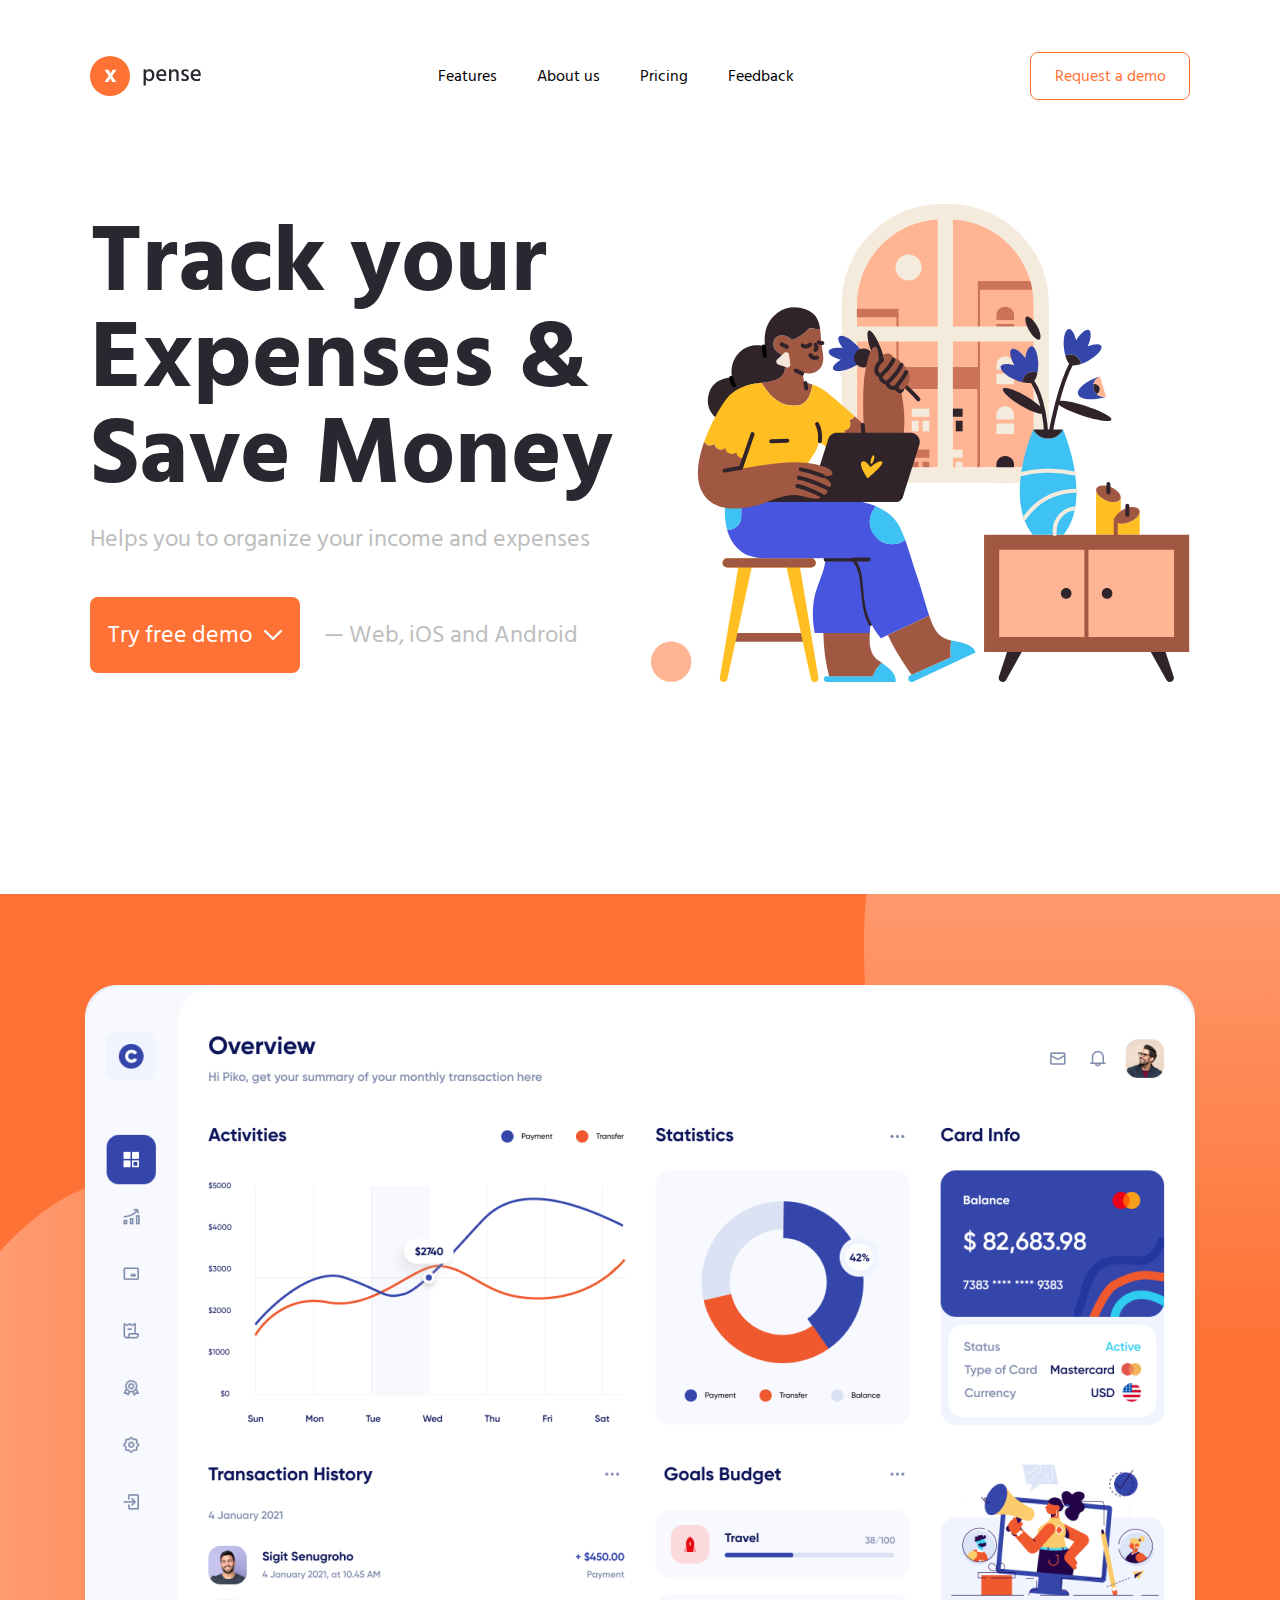
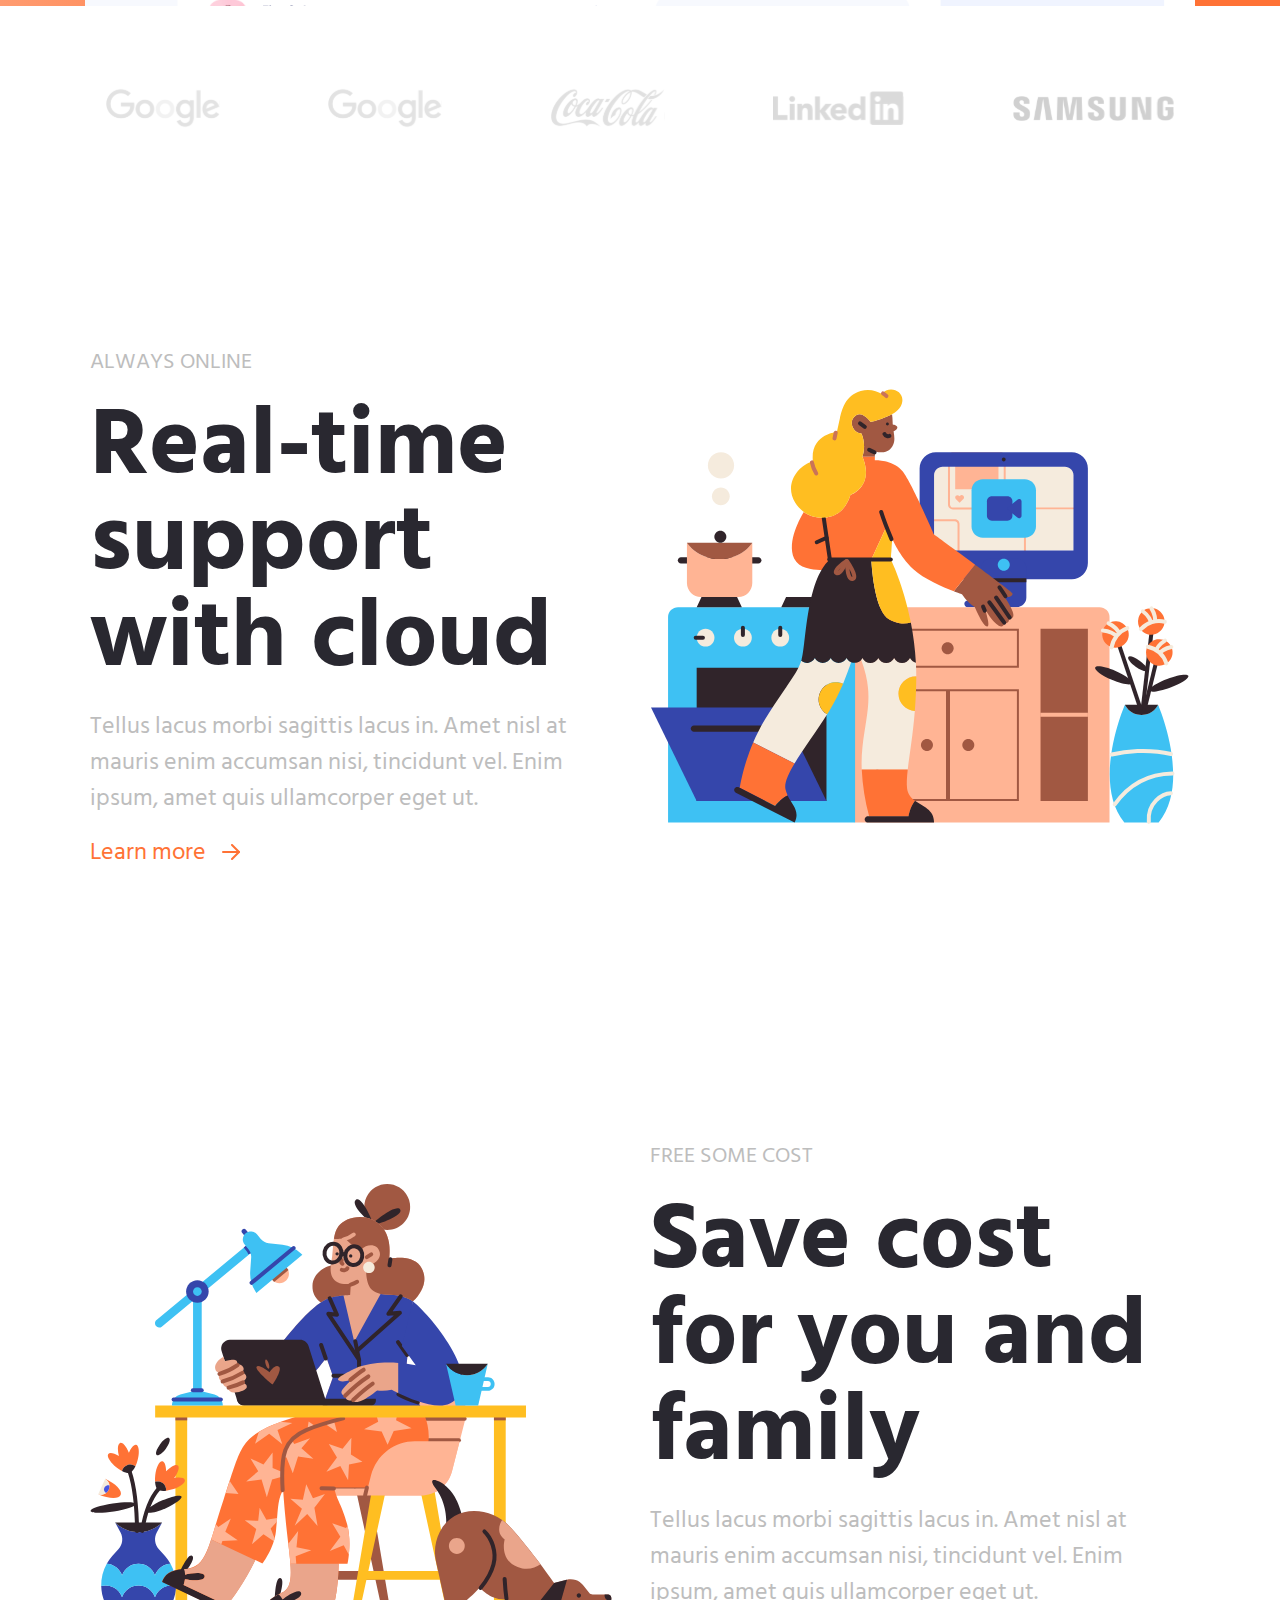
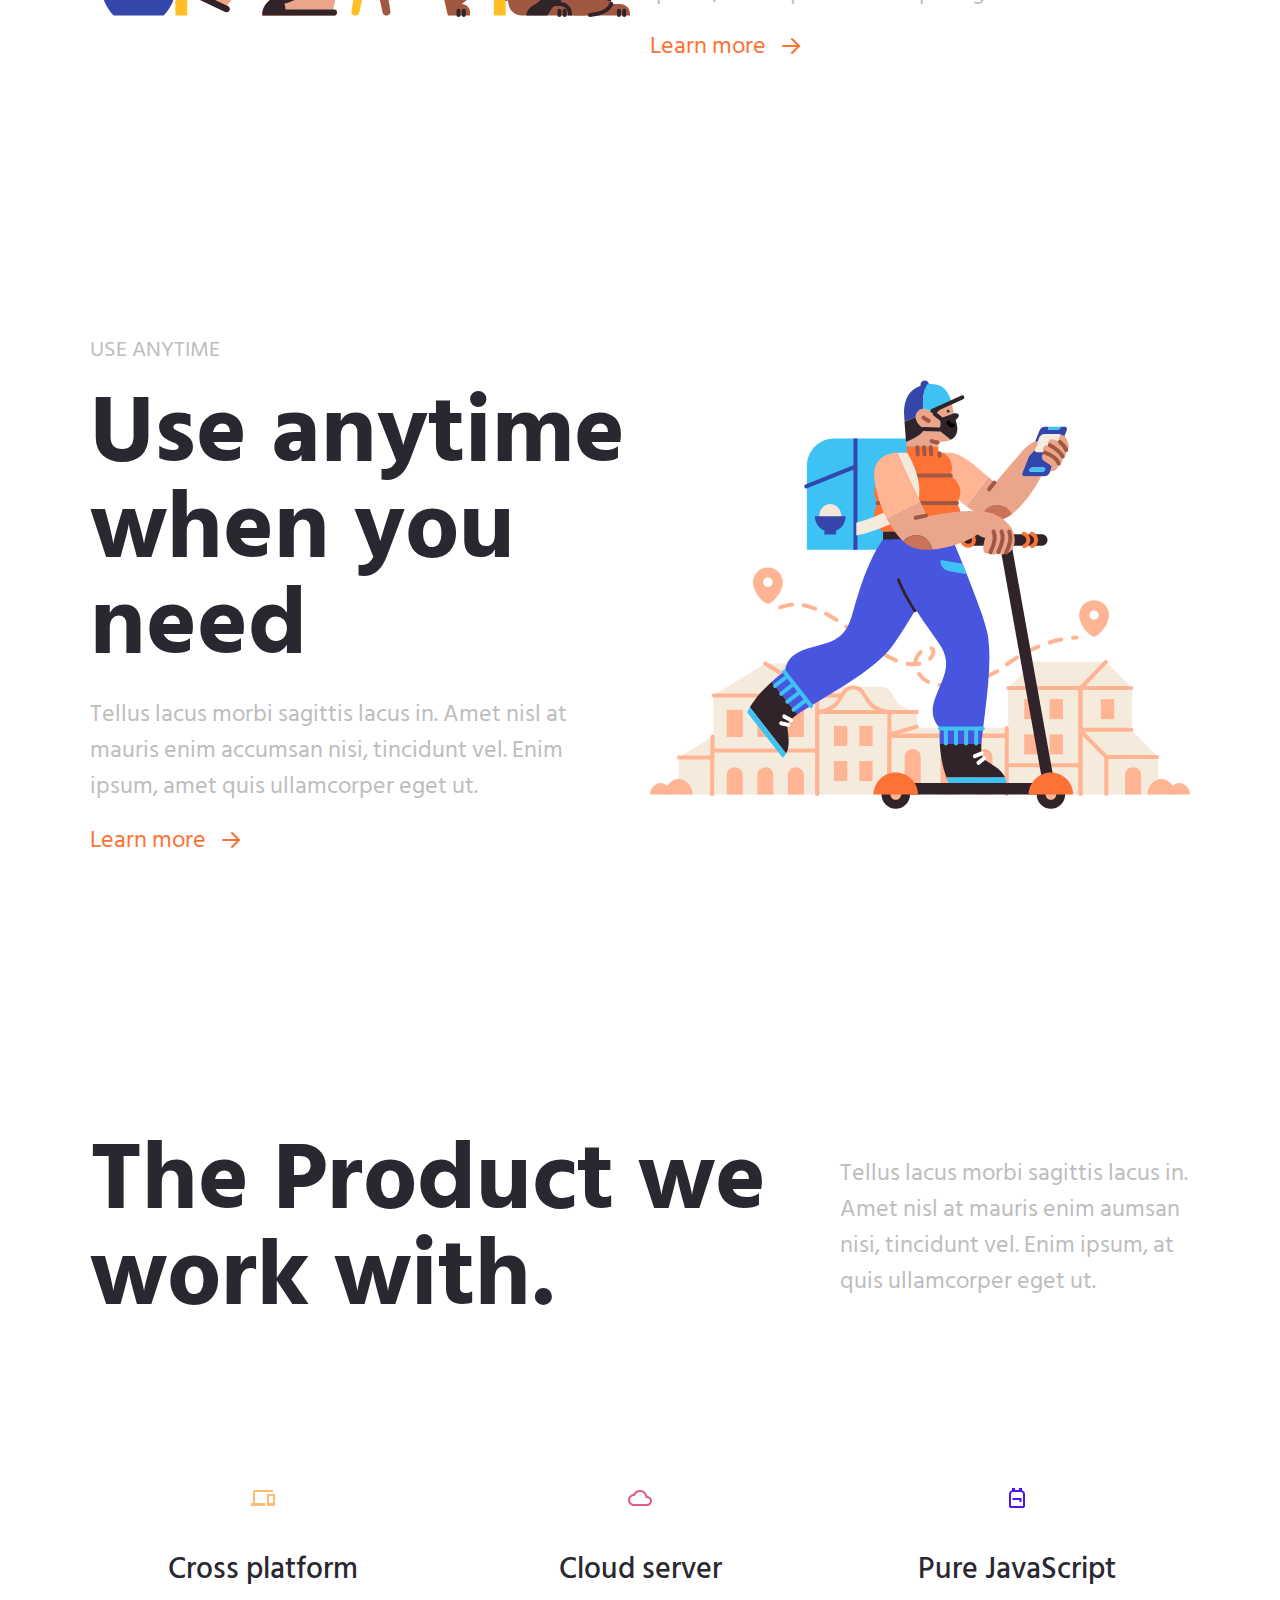
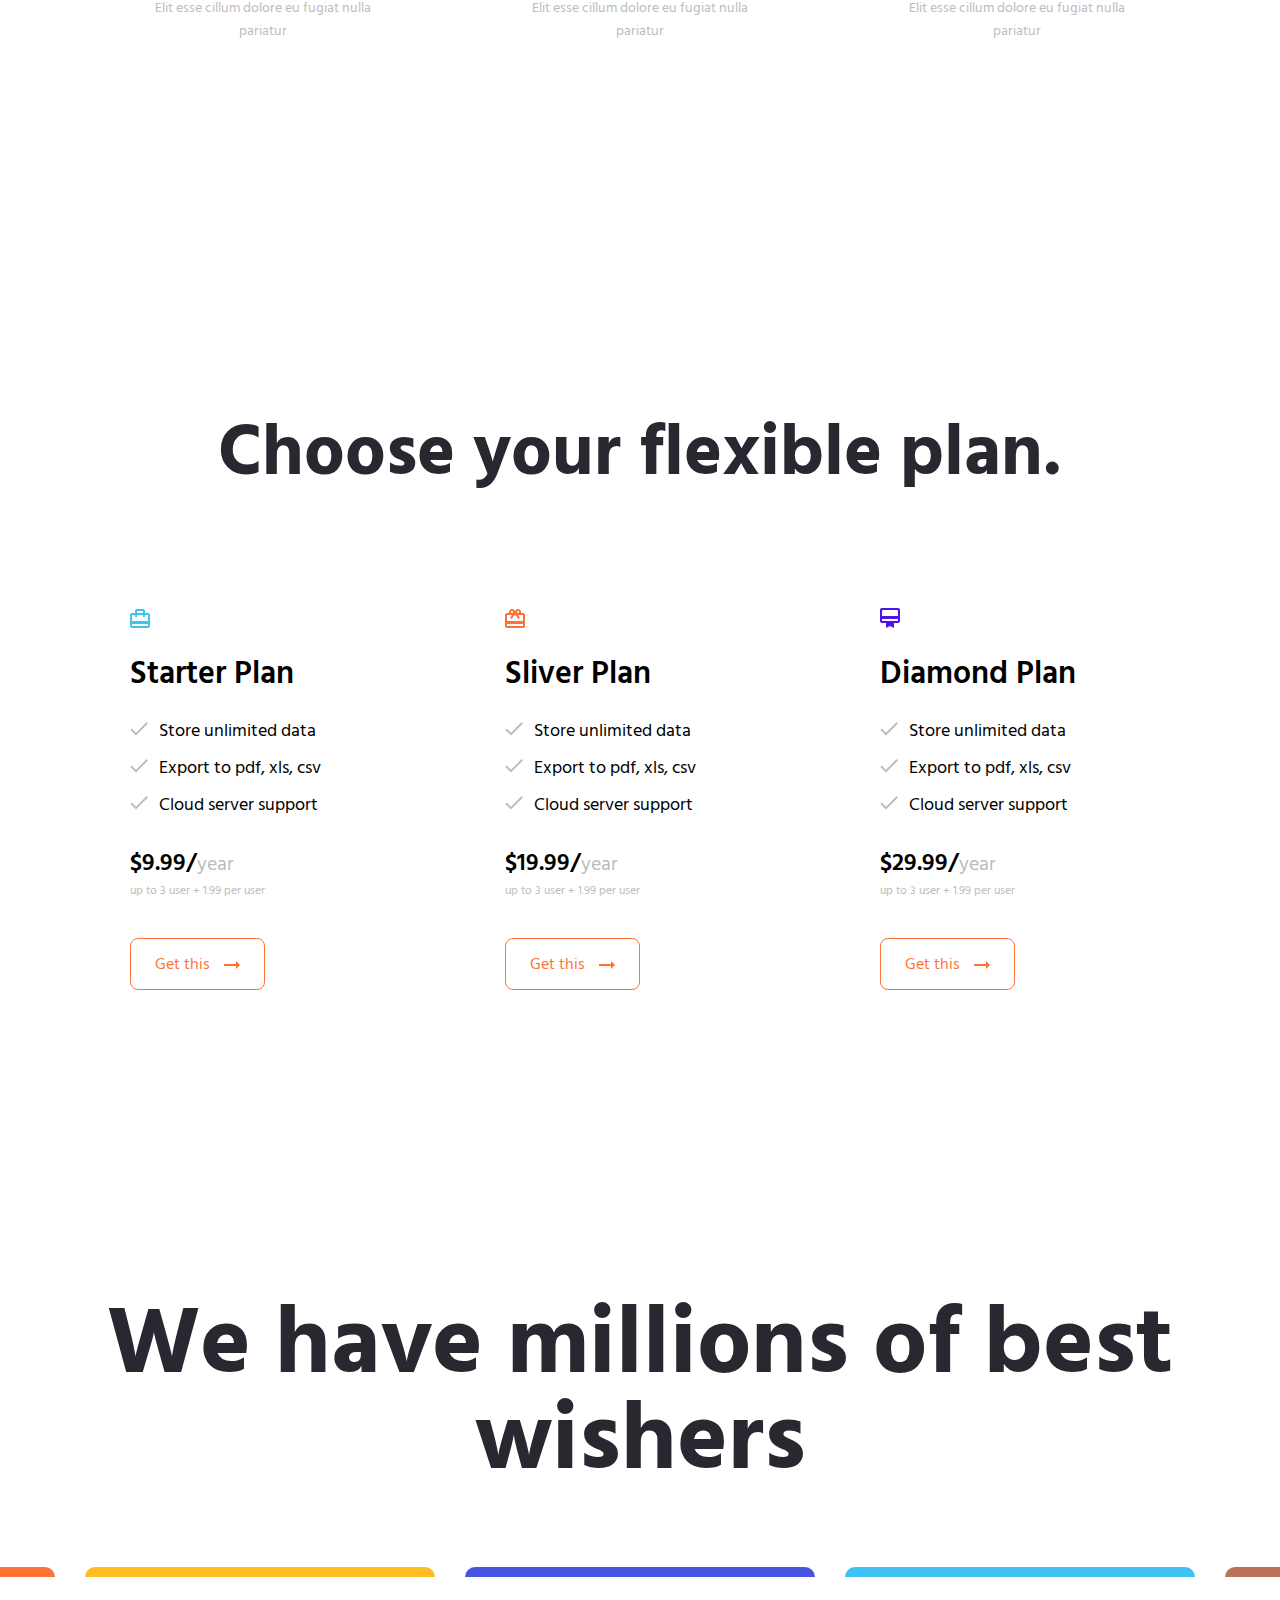
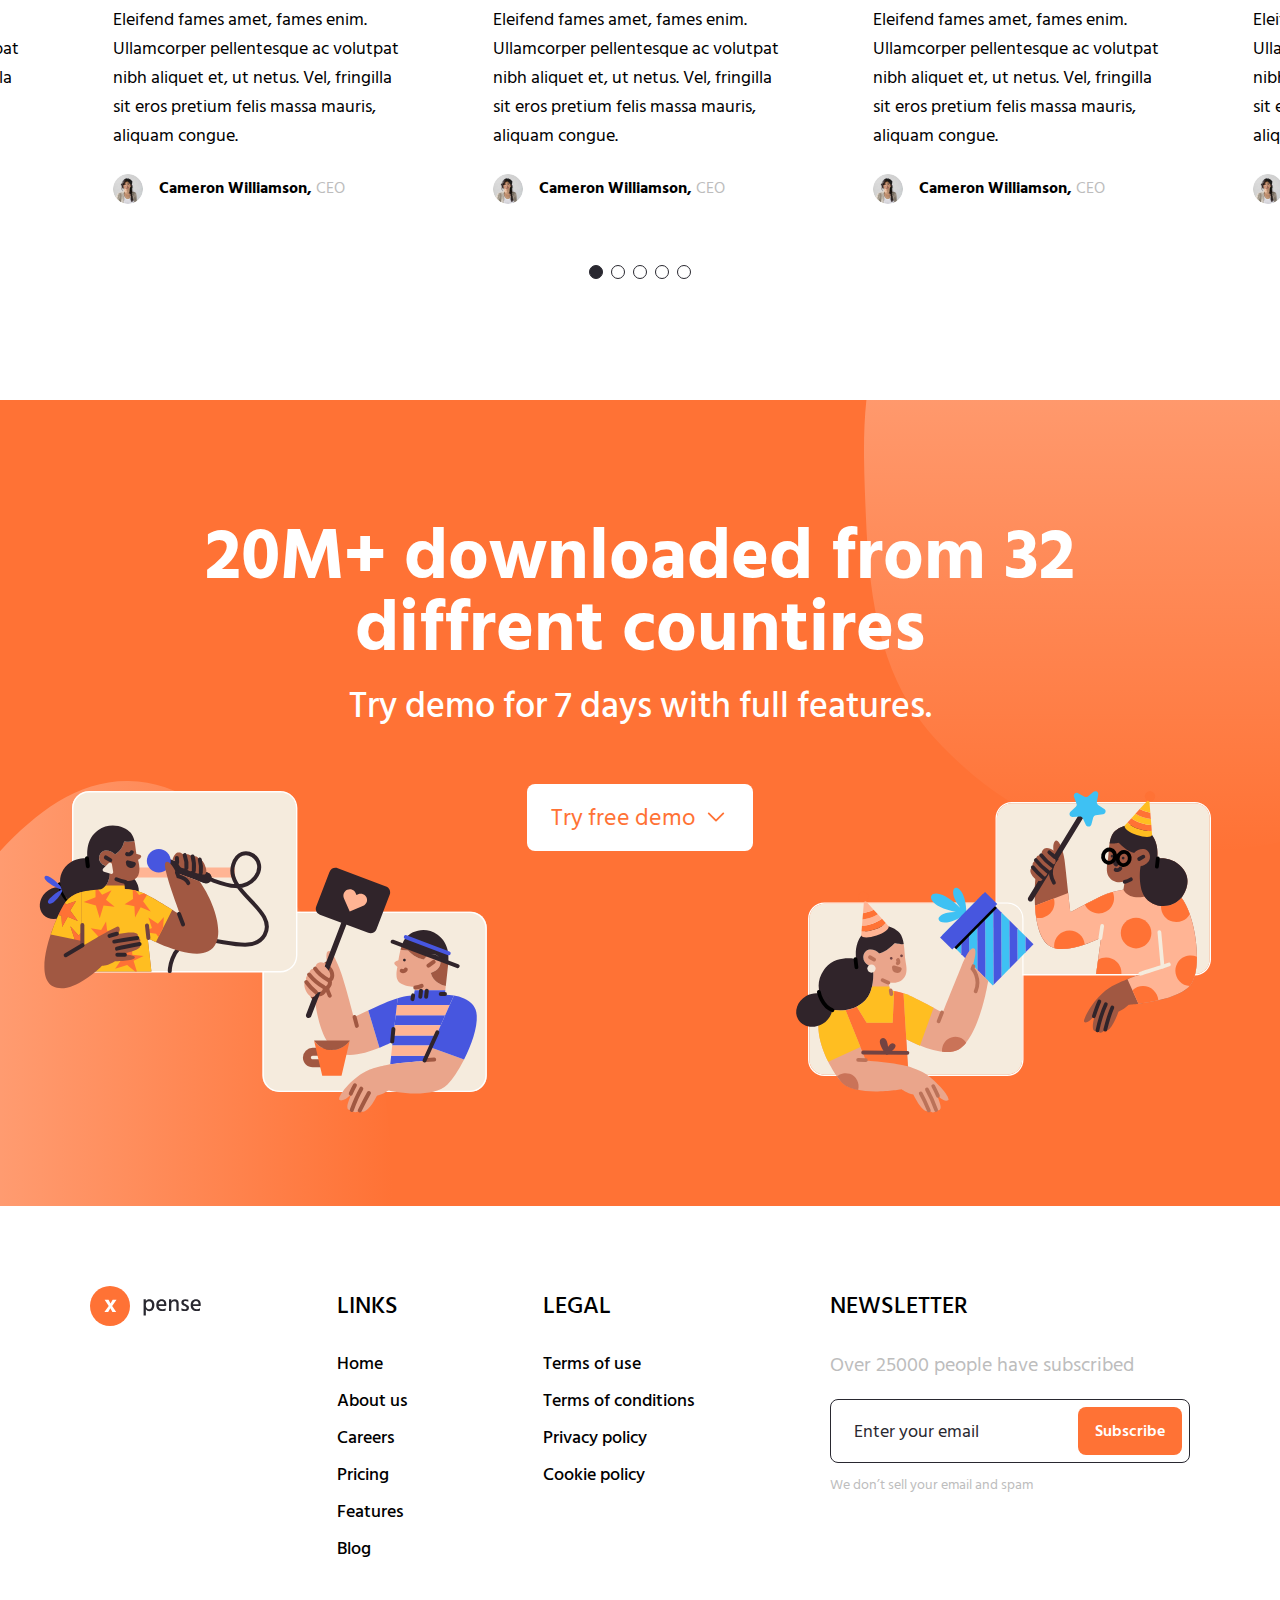
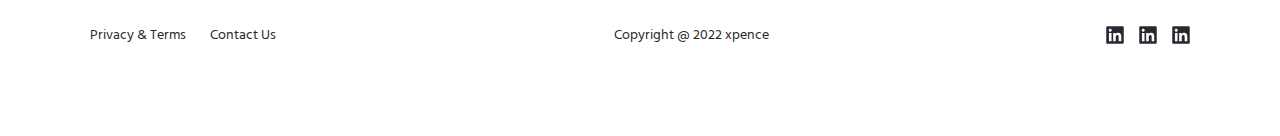
<file: src/index.html>
<!doctype html>
<html lang="en">
<head>
    <meta charset="UTF-8">
    <meta name="viewport"
          content="width=device-width, user-scalable=yes, initial-scale=1.0, minimum-scale=1.0">
    <meta http-equiv="X-UA-Compatible" content="ie=edge">

    <link rel="icon" href="favicon.ico">
    <link rel="icon" href="images/favicons/favicon.svg" type="image/svg+xml">
    <link rel="apple-touch-icon" href="images/favicons/apple.png">
    <link rel="manifest" href="manifest.webmanifest">

    <link rel="stylesheet" href="css/normalize.css">
    <link rel="stylesheet" href="css/style.css">
    <title>xPense</title>
</head>
<body>
<header class="section-outer header">
    <div class="section-inner">
        <img src="images/logo.svg" alt="xPense" class="header-logo">
        <ul class="header-list">
            <li class="header-list__item"><a href="#" class="header-list__item-link">Features</a></li>
            <li class="header-list__item"><a href="#" class="header-list__item-link">About us</a></li>
            <li class="header-list__item"><a href="#" class="header-list__item-link">Pricing</a></li>
            <li class="header-list__item"><a href="#" class="header-list__item-link">Feedback</a></li>
        </ul>
        <button class="header-button">Request a demo</button>
    </div>
</header>

<section class="section-outer hero">
    <div class="section-inner">
        <div class="hero-content">
            <h1 class="hero-title">Track your Expenses & Save Money</h1>
            <h4 class="hero-subtitle">Helps you to organize your income and expenses</h4>
            <div class="hero-buttons-block">
                <button class="hero-button">Try free demo
                    <svg class="hero-button__icon" width="18" height="11" viewBox="0 0 18 11" fill="none"
                         xmlns="http://www.w3.org/2000/svg">
                        <path class="hero-button__icon" d="M1 1.5L9 9.5L17 1.5" stroke="white" stroke-width="2"
                              stroke-linecap="round"
                              stroke-linejoin="round"/>
                    </svg>
                </button>
                <span class="hero-button__text">— Web, iOS and Android</span>
            </div>
        </div>
        <img src="images/hero-image.svg" alt="Track your Expenses & Save Money" class="hero-image">
    </div>
</section>

<section class="section-outer product">
    <img src="images/product-blob-bottom.svg" alt="" class="product-blob-1">
    <img src="images/product-blob-top.svg" alt="" class="product-blob-2">
    <div class="section-inner">
        <img src="images/product.webp" alt="" class="product__image">
    </div>
</section>

<section class="section-outer brands">
    <div class="section-inner">
        <ul class="brands-list">
            <li class="brands-list__item brand-google"><span class="visually-hidden">Google</span></li>
            <li class="brands-list__item brand-google"><span class="visually-hidden">Google</span></li>
            <li class="brands-list__item brand-cocacola"><span class="visually-hidden">CocaCola</span></li>
            <li class="brands-list__item brand-linkedin"><span class="visually-hidden">LinkedIn</span></li>
            <li class="brands-list__item brand-samsung"><span class="visually-hidden">Samsung</span></li>
        </ul>
    </div>
</section>

<section class="section-outer features feature-1">
    <div class="section-inner">
        <div class="features-content">
            <h3 class="features-name">Always online</h3>
            <h2 class="features-title">Real-time support with cloud</h2>
            <h4 class="features-subtitle">Tellus lacus morbi sagittis lacus in. Amet nisl at mauris enim accumsan nisi,
                tincidunt vel. Enim ipsum, amet quis ullamcorper eget ut.</h4>
            <div class="features-btn">
                <a href="#" class="features-btn__link">Learn more<span class="features-btn__link-icon"></span></a>
            </div>
        </div>
        <img class="features-images" src="images/always-online-illustration.svg" alt=""/>
    </div>
</section>

<section class="section-outer features feature-2">
    <div class="section-inner">
        <img class="features-images" src="images/free-some-cost-illustration.svg" alt=""/>
        <div class="features-content">
            <h3 class="features-name">Free some cost</h3>
            <h2 class="features-title">Save cost for you and family</h2>
            <h4 class="features-subtitle">Tellus lacus morbi sagittis lacus in. Amet nisl at mauris enim accumsan nisi,
                tincidunt vel. Enim ipsum, amet quis ullamcorper eget ut.</h4>
            <div class="features-btn">
                <a href="#" class="features-btn__link">Learn more<span class="features-btn__link-icon"></span></a>
            </div>
        </div>
    </div>
</section>

<section class="section-outer features feature-2">
    <div class="section-inner">
        <div class="features-content">
            <h3 class="features-name">Use anytime</h3>
            <h2 class="features-title">Use anytime when you need</h2>
            <h4 class="features-subtitle">Tellus lacus morbi sagittis lacus in. Amet nisl at mauris enim accumsan nisi,
                tincidunt vel. Enim ipsum, amet quis ullamcorper eget ut.</h4>
            <div class="features-btn">
                <a href="#" class="features-btn__link">Learn more<span class="features-btn__link-icon"></span></a>
            </div>
        </div>
        <img class="features-images" src="images/use-anytime-illustration.svg" alt=""/>
    </div>
</section>

<section class="section-outer product-features">
    <div class="section-inner">
        <div class="product-features-text">
            <h2 class="product-features-title">The Product we work with.</h2>
            <h4 class="product-features-subtitle">Tellus lacus morbi sagittis lacus in. Amet nisl at mauris enim aumsan
                nisi, tincidunt vel. Enim ipsum, at quis ullamcorper eget ut.</h4>
        </div>
        <ul class="product-features-list">
            <li class="product-features-list__item product-features-list__item-cross-platform">
                <div class="product-features-icon"></div>
                <h5 class="product-features-name">Cross platform</h5>
                <p class="product-features-description">Elit esse cillum dolore eu fugiat nulla pariatur</p>
            </li>
            <li class="product-features-list__item product-features-list__item-cloud-server">
                <div class="product-features-icon"></div>
                <h5 class="product-features-name">Cloud server</h5>
                <p class="product-features-description">Elit esse cillum dolore eu fugiat nulla pariatur</p>
            </li>
            <li class="product-features-list__item product-features-list__item-pure-javascript">
                <div class="product-features-icon"></div>
                <h5 class="product-features-name">Pure JavaScript</h5>
                <p class="product-features-description">Elit esse cillum dolore eu fugiat nulla pariatur</p>
            </li>
        </ul>
    </div>
</section>

<section class="section-outer plans">
    <div class="section-inner">
        <h2 class="plans-title">Choose your flexible plan.</h2>
        <ul class="plans-list">
            <li class="plans-list__item">
                <div class="plans-list__item-icon plans-list__item-icon__starter"></div>
                <h5 class="plans-list__item-name">Starter Plan</h5>
                <ul class="plans-list__item-features-list">
                    <li class="plans-list__item-features-list__item">Store unlimited data</li>
                    <li class="plans-list__item-features-list__item">Export to pdf, xls, csv</li>
                    <li class="plans-list__item-features-list__item">Cloud server support</li>
                </ul>
                <div class="plans-list__item-price">$9.99/<span
                        class="plans-list__item-price-light-text">year</span></div>
                <div class="plans-list__item-description">up to 3 user + 1.99 per user</div>
                <button class="plans-list__item-button">Get this</button>
            </li>
            <li class="plans-list__item">
                <div class="plans-list__item-icon plans-list__item-icon__silver"></div>
                <h5 class="plans-list__item-name">Sliver Plan</h5>
                <ul class="plans-list__item-features-list">
                    <li class="plans-list__item-features-list__item">Store unlimited data</li>
                    <li class="plans-list__item-features-list__item">Export to pdf, xls, csv</li>
                    <li class="plans-list__item-features-list__item">Cloud server support</li>
                </ul>
                <div class="plans-list__item-price">$19.99/<span
                        class="plans-list__item-price-light-text">year</span></div>
                <div class="plans-list__item-description">up to 3 user + 1.99 per user</div>
                <button class="plans-list__item-button">Get this</button>
            </li>
            <li class="plans-list__item">
                <div class="plans-list__item-icon plans-list__item-icon__diamond"></div>
                <h5 class="plans-list__item-name">Diamond Plan</h5>
                <ul class="plans-list__item-features-list">
                    <li class="plans-list__item-features-list__item">Store unlimited data</li>
                    <li class="plans-list__item-features-list__item">Export to pdf, xls, csv</li>
                    <li class="plans-list__item-features-list__item">Cloud server support</li>
                </ul>
                <div class="plans-list__item-price">$29.99/<span
                        class="plans-list__item-price-light-text">year</span></div>
                <div class="plans-list__item-description">up to 3 user + 1.99 per user</div>
                <button class="plans-list__item-button">Get this</button>
            </li>
        </ul>
    </div>
</section>

<section class="section-outer testimonials">
    <div class="section-inner">
        <h2 class="testimonials-title">We have millions of best wishers</h2>

        <ul class="testimonials-list">
            <li class="testimonials-list__item">
                <p class="testimonials-list__item-text">Eleifend fames amet, fames enim. Ullamcorper pellentesque ac
                    volutpat nibh aliquet et, ut netus. Vel, fringilla sit eros pretium felis massa mauris, aliquam
                    congue.</p>
                <span class="testimonials-list__item-user-avatar"></span>
                <div class="testimonials-list__item-user-name">Cameron Williamson</div>
                <div class="testimonials-list__item-user-job">CEO</div>
            </li>
            <li class="testimonials-list__item">
                <p class="testimonials-list__item-text">Eleifend fames amet, fames enim. Ullamcorper pellentesque ac
                    volutpat nibh aliquet et, ut netus. Vel, fringilla sit eros pretium felis massa mauris, aliquam
                    congue.</p>
                <span class="testimonials-list__item-user-avatar"></span>
                <div class="testimonials-list__item-user-name">Cameron Williamson</div>
                <div class="testimonials-list__item-user-job">CEO</div>
            </li>
            <li class="testimonials-list__item">
                <p class="testimonials-list__item-text">Eleifend fames amet, fames enim. Ullamcorper pellentesque ac
                    volutpat nibh aliquet et, ut netus. Vel, fringilla sit eros pretium felis massa mauris, aliquam
                    congue.</p>
                <span class="testimonials-list__item-user-avatar"></span>
                <div class="testimonials-list__item-user-name">Cameron Williamson</div>
                <div class="testimonials-list__item-user-job">CEO</div>
            </li>
            <li class="testimonials-list__item">
                <p class="testimonials-list__item-text">Eleifend fames amet, fames enim. Ullamcorper pellentesque ac
                    volutpat nibh aliquet et, ut netus. Vel, fringilla sit eros pretium felis massa mauris, aliquam
                    congue.</p>
                <span class="testimonials-list__item-user-avatar"></span>
                <div class="testimonials-list__item-user-name">Cameron Williamson</div>
                <div class="testimonials-list__item-user-job">CEO</div>
            </li>
            <li class="testimonials-list__item">
                <p class="testimonials-list__item-text">Eleifend fames amet, fames enim. Ullamcorper pellentesque ac
                    volutpat nibh aliquet et, ut netus. Vel, fringilla sit eros pretium felis massa mauris, aliquam
                    congue.</p>
                <span class="testimonials-list__item-user-avatar"></span>
                <div class="testimonials-list__item-user-name">Cameron Williamson</div>
                <div class="testimonials-list__item-user-job">CEO</div>
            </li>
        </ul>
        <div class="testimonials-switch-block">
            <input checked name="testimonialsSwitch" id="1Testimonial" type="radio" class="testimonials-switch"/>
            <label class="testimonials-switch-label" for="1Testimonial"> </label>

            <input name="testimonialsSwitch" id="2Testimonial" type="radio" class="testimonials-switch"/>
            <label class="testimonials-switch-label" for="2Testimonial"></label>

            <input name="testimonialsSwitch" id="3Testimonial" type="radio" class="testimonials-switch"/>
            <label class="testimonials-switch-label" for="3Testimonial"></label>

            <input name="testimonialsSwitch" id="4Testimonial" type="radio" class="testimonials-switch"/>
            <label class="testimonials-switch-label" for="4Testimonial"></label>

            <input name="testimonialsSwitch" id="5Testimonial" type="radio" class="testimonials-switch"/>
            <label class="testimonials-switch-label" for="5Testimonial"></label>
        </div>
    </div>
</section>

<section class="section-outer banner">
    <img src="images/product-blob-bottom.svg" alt="" class="product-blob-1">
    <img src="images/product-blob-top.svg" alt="" class="product-blob-2">
    <div class="section-inner">
        <h2 class="banner-title">20M+ downloaded from 32 diffrent countires</h2>
        <h4 class="banner-subtitle">Try demo for 7 days with full features.</h4>
        <button class="banner-button">Try free demo
            <svg class="banner-button__icon" width="18" height="11" viewBox="0 0 18 11" fill="none"
                 xmlns="http://www.w3.org/2000/svg">
                <path class="banner-button__icon" d="M1 1.5L9 9.5L17 1.5" stroke="white" stroke-width="2"
                      stroke-linecap="round"
                      stroke-linejoin="round"/>
            </svg>
        </button>
    </div>
    <div class="banner-images-block">
        <div class="banner-image-left"></div>
        <div class="banner-image-right"></div>
    </div>
</section>

<footer class="section-outer footer">
    <div class="section-inner">
        <img src="images/logo.svg" alt="xPense" class="footer-adaptive-logo">
        <div class="footer-top">
            <img src="images/logo.svg" alt="xPense" class="footer-logo">
            <div class="footer-links">
                <div class="footer-links-title footer-title">Links</div>
                <nav>
                    <ul class="footer-links-list">
                        <li class="footer-links-list__item footer-list__item"><a class="footer-list__item-link"
                                                                                 href="#">Home</a></li>
                        <li class="footer-links-list__item footer-list__item"><a class="footer-list__item-link"
                                                                                 href="#">About us</a></li>
                        <li class="footer-links-list__item footer-list__item"><a class="footer-list__item-link"
                                                                                 href="#">Careers</a></li>
                        <li class="footer-links-list__item footer-list__item"><a class="footer-list__item-link"
                                                                                 href="#">Pricing</a></li>
                        <li class="footer-links-list__item footer-list__item"><a class="footer-list__item-link"
                                                                                 href="#">Features</a></li>
                        <li class="footer-links-list__item footer-list__item"><a class="footer-list__item-link"
                                                                                 href="#">Blog</a></li>
                    </ul>
                </nav>
            </div>
            <div class="footer-legal">
                <div class="footer-legal-title footer-title">Legal</div>
                <nav>
                    <ul class="footer-legal-list">
                        <li class="footer-legal-list__item footer-list__item"><a class="footer-list__item-link"
                                                                                 href="#">Terms of use</a></li>
                        <li class="footer-legal-list__item footer-list__item"><a class="footer-list__item-link"
                                                                                 href="#">Terms of conditions</a></li>
                        <li class="footer-legal-list__item footer-list__item"><a class="footer-list__item-link"
                                                                                 href="#">Privacy policy</a></li>
                        <li class="footer-legal-list__item footer-list__item"><a class="footer-list__item-link"
                                                                                 href="#">Cookie policy</a></li>
                    </ul>
                </nav>
            </div>
            <div class="footer-newsletter">
                <div class="footer-newsletter-title footer-title">Newsletter</div>
                <p class="footer-newsletter-subtitle">Over 25000 people have subscribed</p>
                <div class="footer-newsletter-input-block">
                    <form class="footer-newsletter-form" action="">
                        <label for="emailInput"></label>
                        <input id="emailInput" type="text" placeholder="Enter your email"
                               class="footer-newsletter-input"/>
                        <input type="button" value="Subscribe" class="footer-newsletter-button">
                    </form>
                </div>
                <p class="footer-newsletter-message">We don’t sell your email and spam</p>
            </div>
        </div>
        <div class="footer-bottom">
            <nav>
                <ul class="footer-privacy-and-contact">
                    <li class="footer-privacy-and-contact__item"><a href="#"
                                                                    class="footer-privacy-and-contact__item-link">Privacy
                        & Terms</a></li>
                    <li class="footer-privacy-and-contact__item"><a href="#"
                                                                    class="footer-privacy-and-contact__item-link">Contact
                        Us</a></li>
                </ul>
            </nav>
            <p class="footer-copyright">Copyright @ 2022 xpence</p>
            <div class="footer-social-networks">
                <a href="#" class="footer-social-networks__item footer-social-network-first"></a>
                <a href="#" class="footer-social-networks__item footer-social-network-second"></a>
                <a href="#" class="footer-social-networks__item footer-social-network-linkedin"></a>
            </div>
        </div>
    </div>
</footer>
</body>
</html>
</file>
<file: src/css/style.css>
@import url("https://fonts.googleapis.com/css2?family=Hind+Siliguri:wght@400;500;600;700&display=swap");*{margin:0;padding:0;-webkit-box-sizing:border-box;box-sizing:border-box}ol,ul{list-style:none}a{text-decoration:none;color:#000}button{border:none;background-color:transparent}body{font-family:"Hind Siliguri",sans-serif;overflow-x:hidden}h1{margin:0;font-size:96px;font-weight:700;line-height:100%;color:#292830}h2{margin:0;font-size:96px;font-weight:700;line-height:100%;color:#292830}h3{margin:0;font-size:22px;font-weight:400;line-height:100%;color:#BDBDBD;text-transform:uppercase}h4{margin:0;font-size:24px;font-weight:400;line-height:36px;color:#BDBDBD}.section-inner{max-width:1180px;margin:0 auto;padding-left:40px;padding-right:40px}.visually-hidden{display:none}.header{padding-top:52px;padding-bottom:104px}.header .section-inner{display:-webkit-box;display:-ms-flexbox;display:flex;-webkit-box-pack:justify;-ms-flex-pack:justify;justify-content:space-between;-webkit-box-align:center;-ms-flex-align:center;align-items:center}.header-list{display:-webkit-box;display:-ms-flexbox;display:flex;-webkit-box-align:center;-ms-flex-align:center;align-items:center}.header-list__item:not(:last-child){margin-right:40px}.header-list__item-link{font-weight:400;-webkit-transition:200ms;transition:200ms}.header-list__item-link:hover{color:#FF7235}.header-list__item-link:focus-visible{outline:2px solid #FF7235;border-radius:5px}.header-button{width:160px;height:48px;border:1px solid #FF7235;border-radius:8px;font-weight:400;color:#FF7235;-webkit-transition:200ms;transition:200ms;cursor:pointer}.header-button:hover{background-color:#FF7235;color:#FFF}@media (max-width:768px){.header .section-inner{-webkit-box-orient:vertical;-webkit-box-direction:normal;-ms-flex-direction:column;flex-direction:column}.header-list,.header-logo{margin-bottom:30px}}@media (max-width:576px){.header-list{-webkit-box-orient:vertical;-webkit-box-direction:normal;-ms-flex-direction:column;flex-direction:column;-webkit-box-align:center;-ms-flex-align:center;align-items:center}.header-list__item:not(:last-child){margin-right:0;margin-bottom:15px}}.hero{padding-bottom:212px}.hero .section-inner{display:-webkit-box;display:-ms-flexbox;display:flex;-webkit-box-pack:justify;-ms-flex-pack:justify;justify-content:space-between;-webkit-box-align:center;-ms-flex-align:center;align-items:center}.hero-title{margin-bottom:20px}.hero-subtitle{margin-bottom:40px}.hero-buttons-block{display:-webkit-box;display:-ms-flexbox;display:flex;-webkit-box-align:center;-ms-flex-align:center;align-items:center}.hero-button{display:-webkit-box;display:-ms-flexbox;display:flex;-webkit-box-pack:center;-ms-flex-pack:center;justify-content:center;-webkit-box-align:center;-ms-flex-align:center;align-items:center;padding:24px 18px;margin-right:24px;background-color:#FF7235;border-radius:8px;font-size:24px;font-weight:400;color:#FFF;cursor:pointer;-webkit-transition:color 200ms,background-color 200ms,stroke 200ms;transition:color 200ms,background-color 200ms,stroke 200ms}.hero-button:hover{color:#FF7235;background-color:#FFF;outline:3px solid #FF7235}.hero-button:focus-visible{outline:3px solid #000}.hero-button__icon{display:block;width:18px;height:10px;margin-left:12px;background-image:url("../images/arrow-down.svg");background-repeat:no-repeat;background-position:center}.hero-button__text{font-size:24px;font-weight:400;color:#BDBDBD}.hero-button:hover .hero-button__icon{stroke:#FF7235}@media (max-width:1200px){.hero-buttons-block{-webkit-box-orient:vertical;-webkit-box-direction:normal;-ms-flex-direction:column;flex-direction:column;-webkit-box-align:start;-ms-flex-align:start;align-items:flex-start}.hero-button{margin-bottom:20px}.hero-image{width:450px}}@media (max-width:992px){.hero-title{font-size:60px}.hero-image{width:400px}}@media (max-width:768px){.hero .section-inner{-webkit-box-orient:vertical;-webkit-box-direction:normal;-ms-flex-direction:column;flex-direction:column;-webkit-box-align:center;-ms-flex-align:center;align-items:center}.hero-content{display:-webkit-box;display:-ms-flexbox;display:flex;-webkit-box-orient:vertical;-webkit-box-direction:normal;-ms-flex-direction:column;flex-direction:column;-webkit-box-align:center;-ms-flex-align:center;align-items:center}.hero-content *{text-align:center}.hero-buttons-block{display:-webkit-box;display:-ms-flexbox;display:flex;-webkit-box-orient:vertical;-webkit-box-direction:normal;-ms-flex-direction:column;flex-direction:column;-webkit-box-align:center;-ms-flex-align:center;align-items:center}.hero-button{margin-right:0}.hero-button__text{margin-bottom:0}.hero-image{-webkit-box-ordinal-group:0;-ms-flex-order:-1;order:-1;margin-bottom:30px}}@media (max-width:576px){.hero-title{font-size:50px}.hero-button__text{font-size:18px}.hero-image{width:270px}}.product{position:relative;max-height:712px;padding-top:121px;background-color:#FF7235;overflow:hidden}.product .section-inner{display:-webkit-box;display:-ms-flexbox;display:flex;-webkit-box-pack:center;-ms-flex-pack:center;justify-content:center;-webkit-box-align:end;-ms-flex-align:end;align-items:flex-end}.product__image{z-index:1;margin-top:-30px}.product-blob-1{position:absolute;bottom:0;left:0}.product-blob-2{position:absolute;top:0;right:0}@media (max-width:1200px){.product__image{width:95%}.product-blob-1,.product-blob-2{width:30%}}@media (max-width:992px){.product__image{margin-top:-45px}}@media (max-width:576px){.product__image{margin-top:-70px}}.brands{padding:82px 66px}.brands-list{display:-webkit-box;display:-ms-flexbox;display:flex;-webkit-box-pack:justify;-ms-flex-pack:justify;justify-content:space-between;-webkit-box-align:center;-ms-flex-align:center;align-items:center}.brands-list__item{background-repeat:no-repeat;background-position:center;-webkit-transition:200ms;transition:200ms}.brand-google{width:114px;height:40px;background-image:url("../images/logo-google.svg")}.brand-cocacola{width:114px;height:40px;background-image:url("../images/logo-cocacola.svg")}.brand-linkedin{width:132px;height:34px;background-image:url("../images/logo-linkedin.svg")}.brand-samsung{width:161px;height:25px;background-image:url("../images/logo-samsung.svg")}@media (max-width:992px){.brands-list{-webkit-box-orient:vertical;-webkit-box-direction:normal;-ms-flex-direction:column;flex-direction:column}.brands-list__item:not(:last-child){margin-bottom:40px}}.features{padding-top:140px;padding-bottom:140px}.features .section-inner{display:-webkit-box;display:-ms-flexbox;display:flex;-webkit-box-pack:justify;-ms-flex-pack:justify;justify-content:space-between}.features-content{max-width:540px}.features-name{margin-bottom:24px}.features-title{margin-bottom:24px}.features-subtitle{margin-bottom:24px}.features-btn__link{display:-webkit-box;display:-ms-flexbox;display:flex;-webkit-box-align:center;-ms-flex-align:center;align-items:center;font-size:24px;font-weight:400;line-height:100%;color:#FF7235;-webkit-transition:200ms;transition:200ms}.features-btn__link:hover{color:#9b2f00}.features-btn__link:focus-visible{outline:2px solid #FF7235;border-radius:5px}.features-btn__link-icon{display:block;width:18px;height:16px;margin-left:16px;background-image:url("../images/arrow-right.svg");background-repeat:no-repeat;background-position:center}@media (max-width:992px){.features-title{font-size:72px}.features-subtitle{font-size:20px}.features-images{width:350px}}@media (max-width:768px){.features .section-inner{-webkit-box-orient:vertical;-webkit-box-direction:normal;-ms-flex-direction:column;flex-direction:column;-webkit-box-align:center;-ms-flex-align:center;align-items:center}.features-content *{text-align:center}.features-btn__link{-webkit-box-pack:center;-ms-flex-pack:center;justify-content:center}.features-images{-webkit-box-ordinal-group:0;-ms-flex-order:-1;order:-1;margin-bottom:30px}}@media (max-width:576px){.features-title{font-size:54px}.features-subtitle{font-size:18px}.features-images{width:300px}}.product-features{padding-top:139px;padding-bottom:139px}.product-features-text{display:-webkit-box;display:-ms-flexbox;display:flex;-webkit-box-pack:justify;-ms-flex-pack:justify;justify-content:space-between;-webkit-box-align:center;-ms-flex-align:center;align-items:center;margin-bottom:80px}.product-features-title{max-width:700px;margin-right:30px}.product-features-subtitle{max-width:350px}.product-features-list{display:-webkit-box;display:-ms-flexbox;display:flex;-webkit-box-pack:justify;-ms-flex-pack:justify;justify-content:space-between}.product-features-list__item{display:-webkit-box;display:-ms-flexbox;display:flex;-webkit-box-orient:vertical;-webkit-box-direction:normal;-ms-flex-direction:column;flex-direction:column;-webkit-box-align:center;-ms-flex-align:center;align-items:center;width:350px;height:350px;border-radius:12px;-webkit-transition:200ms;transition:200ms}.product-features-list__item:not(:last-child){margin-right:30px}.product-features-list__item:hover .product-features-name{color:#FFF}.product-features-list__item:hover .product-features-description{color:#FFF}.product-features-list__item-cross-platform:hover{background-color:#FFBD74}.product-features-list__item-cloud-server:hover{background-color:#E2598B}.product-features-list__item-pure-javascript:hover{background-color:#4D12EE}.product-features-list__item-cross-platform .product-features-icon{background-image:url("../images/product-features-cross-platform.svg")}.product-features-list__item-cloud-server .product-features-icon{background-image:url("../images/product-features-cloud-server.svg")}.product-features-list__item-pure-javascript .product-features-icon{background-image:url("../images/product-features-pure-javascript.svg")}.product-features-icon{width:64px;height:64px;margin-top:63px;margin-bottom:24px;border-radius:50%;background-color:#FFF;background-repeat:no-repeat;background-position:center}.product-features-name{margin-bottom:12px;font-weight:500;font-size:30px;line-height:100%;text-align:center;color:#292830}.product-features-description{max-width:220px;font-weight:400;font-size:14px;line-height:23px;text-align:center;color:#BDBDBD}@media (max-width:1200px){.product-features-title{font-size:72px}.product-features-subtitle{font-size:20px}}@media (max-width:992px){.product-features-title{max-width:400px;font-size:64px}.product-features-subtitle{font-size:18px}.product-features-list__item{height:280px}.product-features-name{font-size:24px}.product-features-description{padding:0 20px}}@media (max-width:768px){.product-features-text{-webkit-box-orient:vertical;-webkit-box-direction:normal;-ms-flex-direction:column;flex-direction:column;-webkit-box-pack:start;-ms-flex-pack:start;justify-content:flex-start;-webkit-box-align:center;-ms-flex-align:center;align-items:center}.product-features-title{margin-right:0;margin-bottom:30px;text-align:center}.product-features-list{-webkit-box-orient:vertical;-webkit-box-direction:normal;-ms-flex-direction:column;flex-direction:column;-webkit-box-align:center;-ms-flex-align:center;align-items:center}.product-features-list__item{width:300px;margin-bottom:30px}.product-features-list__item:not(:last-child){margin-right:0}}@media (max-width:576px){.product-features-title{font-size:64px}.product-features-subtitle{font-size:20px;text-align:center}}.plans{padding-top:124px;padding-bottom:124px}.plans-title{margin-bottom:80px;text-align:center;font-size:72px;line-height:100%}.plans-list{display:-webkit-box;display:-ms-flexbox;display:flex;-webkit-box-pack:justify;-ms-flex-pack:justify;justify-content:space-between}.plans-list__item{width:350px;padding:40px 0 60px 40px;border-radius:12px}.plans-list__item-icon{width:20px;height:20px;margin-bottom:27px;background-repeat:no-repeat;background-position:center}.plans-list__item-icon__starter{background-image:url("../images/plans-starter.svg")}.plans-list__item-icon__silver{background-image:url("../images/plans-silver.svg")}.plans-list__item-icon__diamond{background-image:url("../images/plans-diamond.svg")}.plans-list__item-name{margin-bottom:24px;font-size:32px;font-weight:600}.plans-list__item-features-list{margin-bottom:24px}.plans-list__item-features-list__item{font-size:18px;font-weight:400;line-height:29px}.plans-list__item-features-list__item:not(:last-child){margin-bottom:8px}.plans-list__item-features-list__item:before{content:"";display:inline-block;width:18px;height:14px;margin-right:11px;background-image:url("../images/checkbox.svg")}.plans-list__item-price{font-size:24px;font-weight:600;line-height:39px}.plans-list__item-price-light-text{font-size:20px;font-weight:400;color:#BDBDBD}.plans-list__item-description{margin-bottom:40px;font-size:12px;font-weight:400;color:#BDBDBD}.plans-list__item-button{padding:12px 24px 12px 24px;border:1px solid #FF7235;border-radius:8px;background-color:#FFF;font-size:16px;font-weight:400;line-height:26px;color:#FF7235;-webkit-transition:200ms;transition:200ms;cursor:pointer}.plans-list__item-button:focus-visible{outline:2px solid #FF7235;border-radius:5px}.plans-list__item-button:hover{background-color:#FF7235;color:#FFF}.plans-list__item-button:hover:after{background-image:url("../images/arrow-right-2-hover.svg")}.plans-list__item-button:after{content:"";display:inline-block;width:16px;height:8px;margin-left:14px;background-image:url("../images/arrow-right-2.svg");background-repeat:no-repeat;background-position:center}@media (max-width:992px){.plans-title{font-size:54px}.plans-list__item-name{font-size:26px}.plans-list__item-features-list__item{font-size:16px}}@media (max-width:768px){.plans-list{-webkit-box-orient:vertical;-webkit-box-direction:normal;-ms-flex-direction:column;flex-direction:column;-webkit-box-align:center;-ms-flex-align:center;align-items:center}.plans-list__item{display:-webkit-box;display:-ms-flexbox;display:flex;-webkit-box-orient:vertical;-webkit-box-direction:normal;-ms-flex-direction:column;flex-direction:column;-webkit-box-align:center;-ms-flex-align:center;align-items:center;padding-left:0}}.testimonials{padding-top:121px;padding-bottom:121px}.testimonials-title{margin-bottom:80px;text-align:center}.testimonials-list{display:-webkit-box;display:-ms-flexbox;display:flex;-webkit-box-pack:center;-ms-flex-pack:center;justify-content:center;margin-bottom:24px}.testimonials-list__item{min-width:350px;width:350px;height:250px;padding:28px;margin-bottom:24px;border-radius:10px;border-top:10px solid #FFBE21}.testimonials-list__item:not(:last-child){margin-right:30px}.testimonials-list__item:first-child{border-top:10px solid #FF7235}.testimonials-list__item:nth-child(2){border-top:10px solid #FFBE21}.testimonials-list__item:nth-child(3){border-top:10px solid #4756DF}.testimonials-list__item:nth-child(4){border-top:10px solid #3EC1F3}.testimonials-list__item:nth-child(5){border-top:10px solid #BB7259}.testimonials-list__item-text{margin-bottom:24px;font-weight:400;font-size:18px;line-height:29px}.testimonials-list__item-user-avatar{display:inline-block;vertical-align:middle;width:30px;height:30px;margin-right:12px;border-radius:50%;background-image:url("../images/user-avatar.jpg")}.testimonials-list__item-user-name{display:inline-block;font-weight:700;font-size:16px;line-height:26px}.testimonials-list__item-user-name:after{content:","}.testimonials-list__item-user-job{display:inline-block;font-weight:400;font-size:16px;line-height:26px;color:#BDBDBD}.testimonials-switch-block{display:-webkit-box;display:-ms-flexbox;display:flex;-webkit-box-pack:center;-ms-flex-pack:center;justify-content:center;text-align:center}.testimonials-switch{position:absolute;z-index:-1;opacity:0}.testimonials-switch+label{display:-webkit-box;display:-ms-flexbox;display:flex;-webkit-box-align:center;-ms-flex-align:center;align-items:center}.testimonials-switch+label:before{content:"";width:12px;height:12px;border:1px solid #292830;border-radius:50%;-webkit-transition:200ms;transition:200ms}.testimonials-switch:checked+label:before{border-color:#292830;background-color:#292830}.testimonials-switch-label:not(:last-child){margin-right:8px}@media (max-width:768px){.testimonials-title{font-size:72px}}@media (max-width:576px){.testimonials-title{font-size:60px}.testimonials-list__item{min-width:300px;width:300px}}.banner{position:relative;padding-top:120px;padding-bottom:93px;background-color:#FF7235}.banner-title{position:relative;margin-bottom:24px;font-weight:700;font-size:72px;line-height:100%;text-align:center;color:#FFF}.banner-subtitle{position:relative;margin-bottom:60px;font-weight:500;font-size:36px;line-height:100%;text-align:center;color:#FFF}.banner-button{display:-webkit-box;display:-ms-flexbox;display:flex;-webkit-box-pack:center;-ms-flex-pack:center;justify-content:center;-webkit-box-align:center;-ms-flex-align:center;align-items:center;position:relative;z-index:2;left:50%;-webkit-transform:translateX(-50%);transform:translateX(-50%);padding:20px 28px 20px 24px;margin-right:24px;background-color:#FFF;border-radius:8px;font-size:24px;font-weight:400;color:#FF7235;cursor:pointer;-webkit-transition:200ms;transition:200ms}.banner-button:hover{-webkit-transform:scale(1.1) translateX(-47%);transform:scale(1.1) translateX(-47%)}.banner-button:focus-visible{outline:3px solid #000}.banner-button__icon{display:block;width:18px;height:10px;margin-left:12px;stroke:#FF7235}.banner-button__text{font-size:24px;font-weight:400;color:#BDBDBD}.banner-images-block{display:-webkit-box;display:-ms-flexbox;display:flex;-webkit-box-pack:justify;-ms-flex-pack:justify;justify-content:space-between;position:relative;left:50%;-webkit-transform:translateX(-50%);transform:translateX(-50%);margin-top:-60px;width:95vw;max-width:1285px}.banner-image-left{width:455px;height:322px;background-image:url("../images/banner-left-illustration.svg");background-repeat:no-repeat;background-position:center;background-size:contain}.banner-image-right{width:455px;height:322px;margin-right:20px;background-image:url("../images/banner-right-illustration.svg");background-repeat:no-repeat;background-position:center;background-size:contain}@media (max-width:768px){.banner-title{font-size:64px}.banner-subtitle{font-size:30px}.banner-images-block{margin-top:-10px}}@media (max-width:576px){.banner-title{font-size:42px}.banner-subtitle{font-size:24px}.banner-images-block{display:none}}.footer{padding-top:80px;padding-bottom:90px}.footer-top{display:-webkit-box;display:-ms-flexbox;display:flex;-webkit-box-pack:justify;-ms-flex-pack:justify;justify-content:space-between;-webkit-box-align:start;-ms-flex-align:start;align-items:flex-start;margin-bottom:60px}.footer-adaptive-logo{display:none}.footer-title{margin-bottom:24px;font-weight:500;font-size:24px;line-height:39px;text-transform:uppercase}.footer-list__item:not(:last-child){margin-bottom:8px}.footer-list__item-link{font-weight:500;font-size:18px;line-height:29px;-webkit-transition:200ms;transition:200ms}.footer-list__item-link:hover{color:#FF7235}.footer-list__item-link:focus-visible{outline:2px solid #FF7235;border-radius:5px}.footer-newsletter-subtitle{margin-bottom:18px;font-weight:400;font-size:20px;line-height:32px;color:#BDBDBD}.footer-newsletter-input-block{padding:7px 7px 7px 0;margin-bottom:10px;border:1px solid #292830;border-radius:8px}.footer-newsletter-form{display:-webkit-box;display:-ms-flexbox;display:flex;-webkit-box-pack:justify;-ms-flex-pack:justify;justify-content:space-between}.footer-newsletter-input{padding-left:23px;padding-right:5px;font-weight:400;font-size:18px;line-height:29px;border:none}.footer-newsletter-input::-webkit-input-placeholder{color:#292830}.footer-newsletter-input::-moz-placeholder{color:#292830}.footer-newsletter-input:-ms-input-placeholder{color:#292830}.footer-newsletter-input::-ms-input-placeholder{color:#292830}.footer-newsletter-input::placeholder{color:#292830}.footer-newsletter-input:focus{outline:none}.footer-newsletter-button{padding:11px 17px;background-color:#FF7235;border:none;border-radius:8px;font-weight:600;font-size:16px;line-height:26px;color:#FFF;-webkit-transition:background-color 200ms,color 200ms;transition:background-color 200ms,color 200ms;cursor:pointer}.footer-newsletter-button:hover{background-color:#FFFFFF;outline:2px solid #FF7235;color:#FF7235}.footer-newsletter-button:active{background-color:#ffefe8;outline:2px solid #FF7235;color:#FF7235}.footer-newsletter-message{font-weight:400;font-size:14px;line-height:23px;color:#BDBDBD}.footer-bottom{display:-webkit-box;display:-ms-flexbox;display:flex;-webkit-box-pack:justify;-ms-flex-pack:justify;justify-content:space-between;-webkit-box-align:center;-ms-flex-align:center;align-items:center}.footer-privacy-and-contact{display:-webkit-box;display:-ms-flexbox;display:flex}.footer-privacy-and-contact__item{font-weight:400;font-size:14px;line-height:23px}.footer-privacy-and-contact__item:not(:last-child){margin-right:24px}.footer-privacy-and-contact__item-link{color:#292830;-webkit-transition:200ms;transition:200ms}.footer-privacy-and-contact__item-link:hover{color:#FF7235}.footer-copyright{font-weight:400;font-size:14px;line-height:23px;color:#292830}.footer-social-networks{display:-webkit-box;display:-ms-flexbox;display:flex;-webkit-box-align:center;-ms-flex-align:center;align-items:center}.footer-social-networks__item{width:18px;height:18px;background-repeat:no-repeat;background-position:center}.footer-social-networks__item:not(:last-child){margin-right:15px}.footer-social-network-first{background-image:url("../images/linkedin-icon.svg")}.footer-social-network-second{background-image:url("../images/linkedin-icon.svg")}.footer-social-network-linkedin{background-image:url("../images/linkedin-icon.svg")}@media (max-width:992px){.footer-logo{display:none}.footer-adaptive-logo{display:block;margin-left:50%;-webkit-transform:translateX(-50%);transform:translateX(-50%);margin-bottom:25px}}@media (max-width:768px){.footer-top{-webkit-box-orient:vertical;-webkit-box-direction:normal;-ms-flex-direction:column;flex-direction:column;-webkit-box-align:center;-ms-flex-align:center;align-items:center}.footer-legal *,.footer-links *,.footer-newsletter :not(.footer-newsletter-input){text-align:center}.footer-legal,.footer-links{margin-bottom:40px}}@media (max-width:576px){.footer-bottom{-webkit-box-orient:vertical;-webkit-box-direction:normal;-ms-flex-direction:column;flex-direction:column}.footer-newsletter-subtitle{font-size:18px}.footer-newsletter-input{width:200px}.footer-copyright,.footer-privacy-and-contact{margin-bottom:15px}}
</file>
